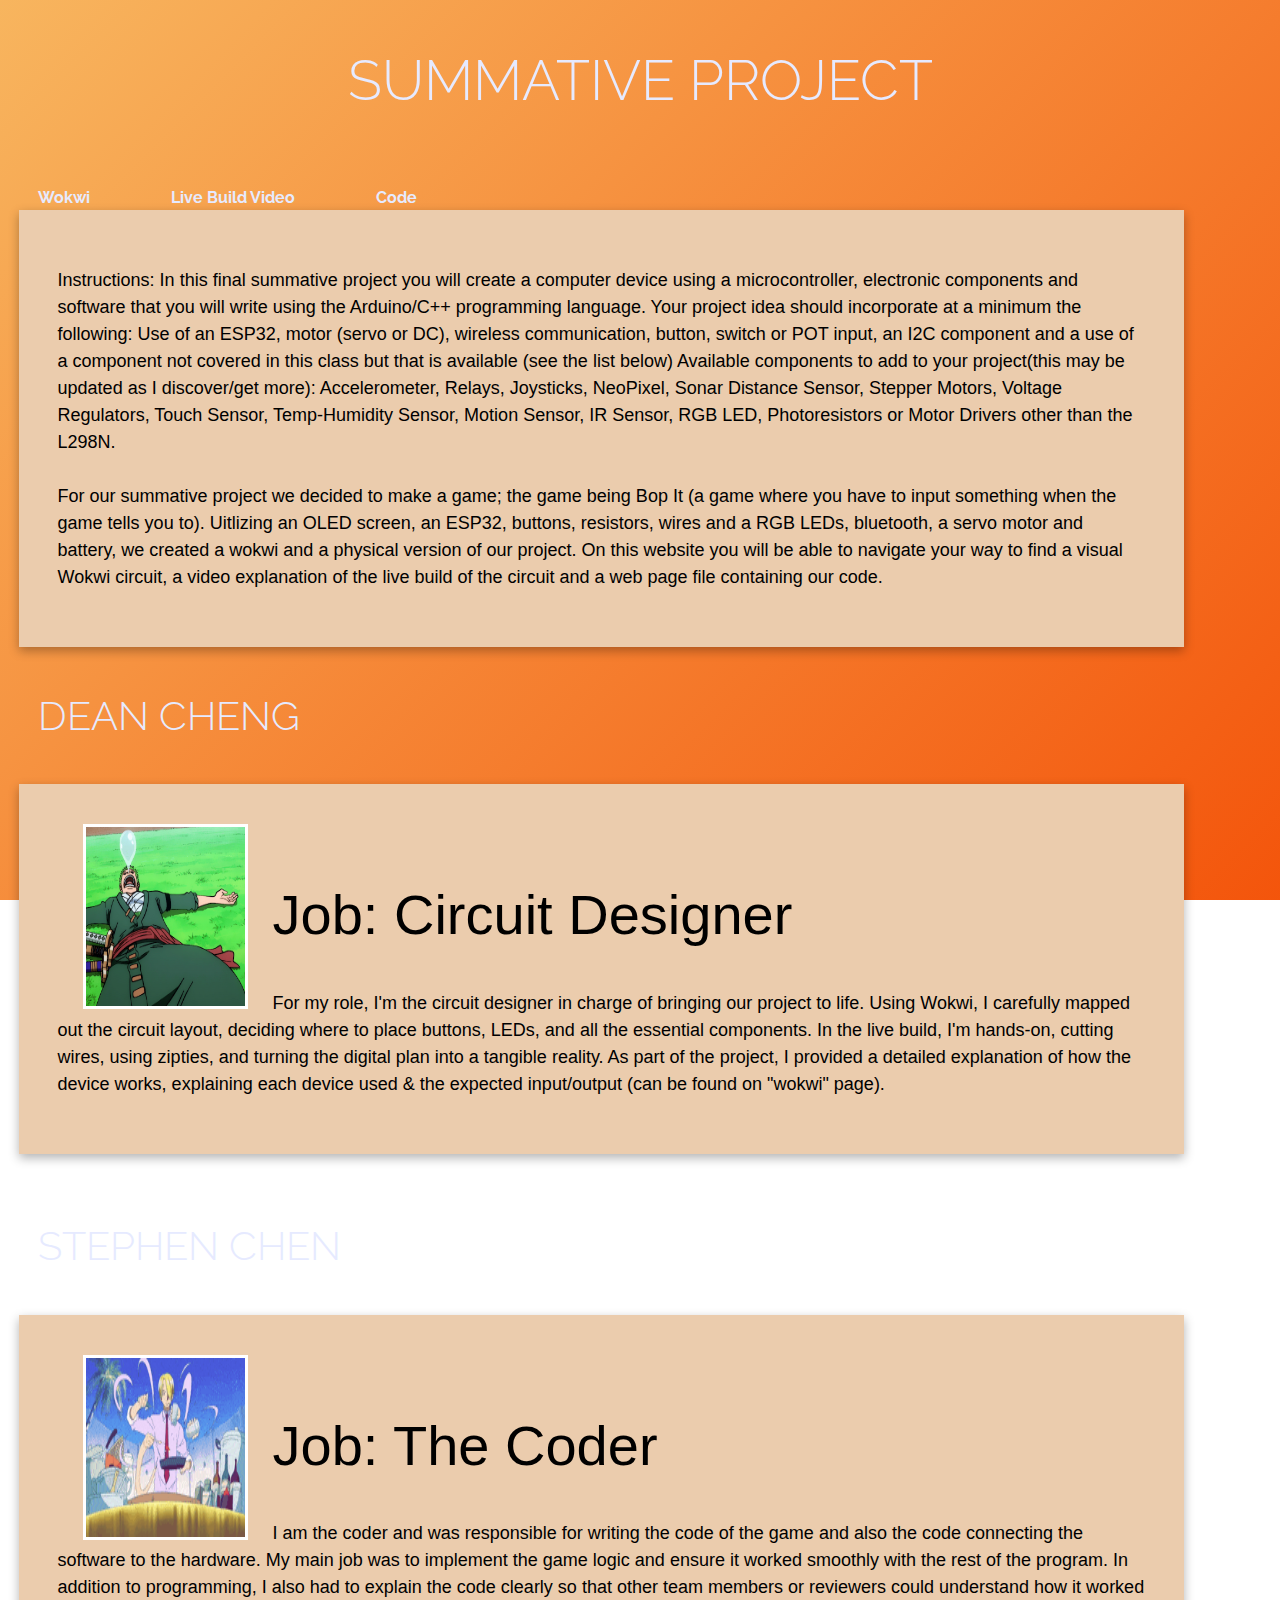
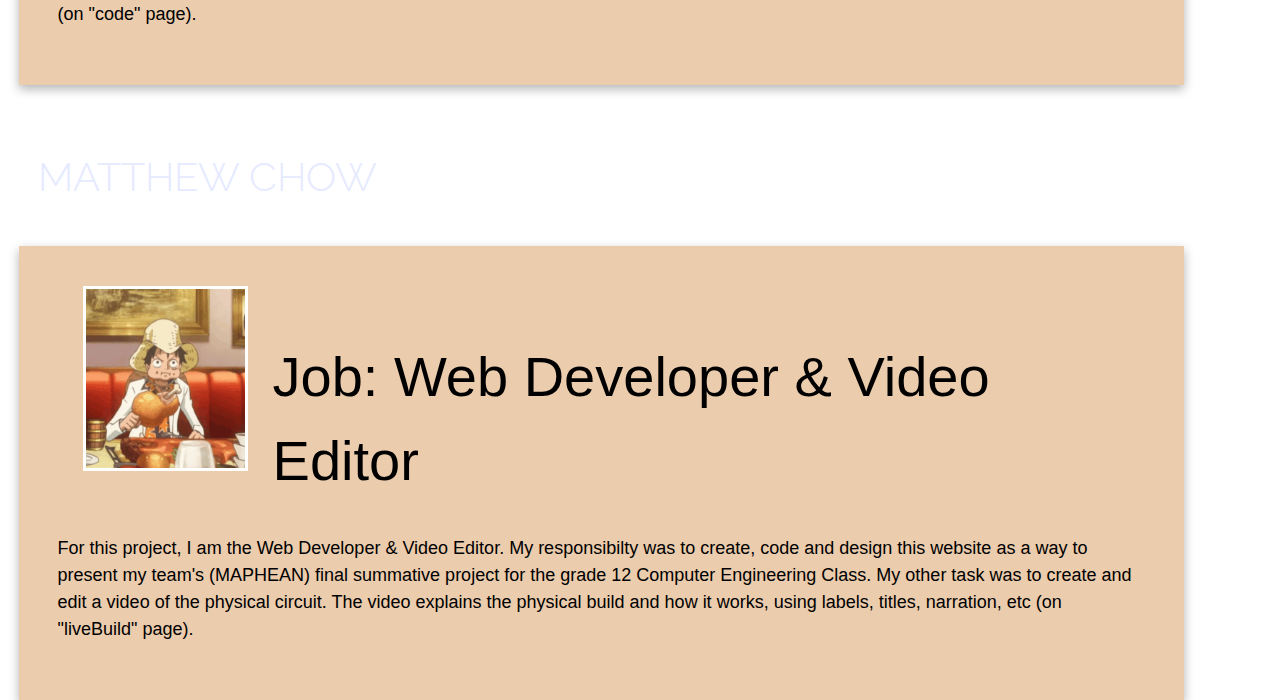
<file: index.html>
<!-- Matthew Chow, Dean Cheng, Stephen Chen
06/09/25
Homepage 
This is the code for our groups' hompage for our summative website -->
<!DOCTYPE html>
<html>

<head>
  <meta charset="utf-8">
  <meta name="viewport" content="width=device-width">
  <title>Summative</title>
  <link href="style.css" rel="stylesheet" type="text/css" />
  <link rel="preconnect" href="https://fonts.googleapis.com"> 
  <link rel="preconnect" href="https://fonts.gstatic.com" crossorigin> 
  <link href="https://fonts.googleapis.com/css2?family=Raleway:wght@300&display=swap" rel="stylesheet">
  <link rel="icon" href="images/flameflamefruit.webp">
</head>

<body>

 

  <h2><center>SUMMATIVE PROJECT</center></h2>

  <!-- navigation -->
  <nav>
   <a href = 'nav/wokwi.html' > <b> Wokwi </b> </a>
    <a href = 'nav/liveBuild.html' > <b>Live Build Video</b> </a>
    <a href = 'nav/code.html' > <b>Code</b> </a>
  </nav>

  <!-- overview -->
  <div class="box">
  <p>
    Instructions: In this final summative project you will create a computer device using a microcontroller, electronic components and software that you will write using the Arduino/C++ programming language. Your project idea should incorporate at a minimum the following:
    Use of an ESP32, motor (servo or DC), wireless communication, button, switch or POT input, an I2C component and a use of a component not covered in this class but that is available (see the list below)

    Available components to add to your project(this may be updated as I discover/get more):
    Accelerometer, Relays, Joysticks, NeoPixel, Sonar Distance Sensor, Stepper Motors, Voltage Regulators, Touch Sensor, Temp-Humidity Sensor, Motion Sensor, IR Sensor, RGB LED, Photoresistors or Motor Drivers other than the L298N.

    <br>
    <br>
    For our summative project we decided to make a game; the game being Bop It (a game where you have to input something when the game tells you to). Uitlizing an OLED screen, an ESP32, buttons, resistors, wires and a RGB LEDs, bluetooth, a servo motor and battery, we created a wokwi and a physical version of our project. On this website you will be able to navigate your way to find a visual Wokwi circuit, a video explanation of the live build of the circuit and a web page file containing our code. 
  </p>
  </div>

  <!-- Dean -->
  <h3>DEAN CHENG</h3>
  <div class="box">
    <p>
      <img id="avatarPic" src="images/zoro.gif" width="165" height="185" align="left" hspace="25">
      <h2>Job: Circuit Designer</h2>
      For my role, I'm the circuit designer in charge of bringing our project to life. Using Wokwi, I carefully mapped out the circuit layout, deciding where to place buttons, LEDs, and all the essential components. In the live build, I'm hands-on, cutting wires, using zipties, and turning the digital plan into a tangible reality.
As part of the project, I provided a detailed explanation of how the device works, explaining each device used & the expected input/output (can be found on "wokwi" page). 
    </p>
  </div>
  
  <br>

  <!-- Stephen -->
  <h3>STEPHEN CHEN</h3>
  <div class="box">
    <p>
      <img id="avatarPic" src="images/sanji.gif" width="165" height="185" align="left" hspace="25">
      <h2>Job: The Coder</h2>
      I am the coder and was responsible for writing the code of the game and also the code connecting the software to the hardware. My main job was to implement the game logic and ensure it worked smoothly with the rest of the program. In addition to programming, I also had to explain the code clearly so that other team members or reviewers could understand how it worked (on "code" page).
    </p>
  </div>
  
  <br>

  <!-- Matthew -->
  <h3>MATTHEW CHOW</h3>
  <div class="box">
    <p>
      <img id="avatarPic" src="images/luffy.gif" width="165" height="185" align="left" hspace="25">
      <h2>Job: Web Developer & Video Editor</h2>
      <!-- Coded website & created & edit video) -->
     For this project, I am the Web Developer & Video Editor. My responsibilty was to create, code and design this website as a way to present my team's (MAPHEAN) final summative project for the grade 12 Computer Engineering Class. My other task was to create and edit a video of the physical circuit. The video explains the physical build and how it works, using labels, titles, narration, etc (on "liveBuild" page).
    </p>
  </div>
</body>

</html>
</file>
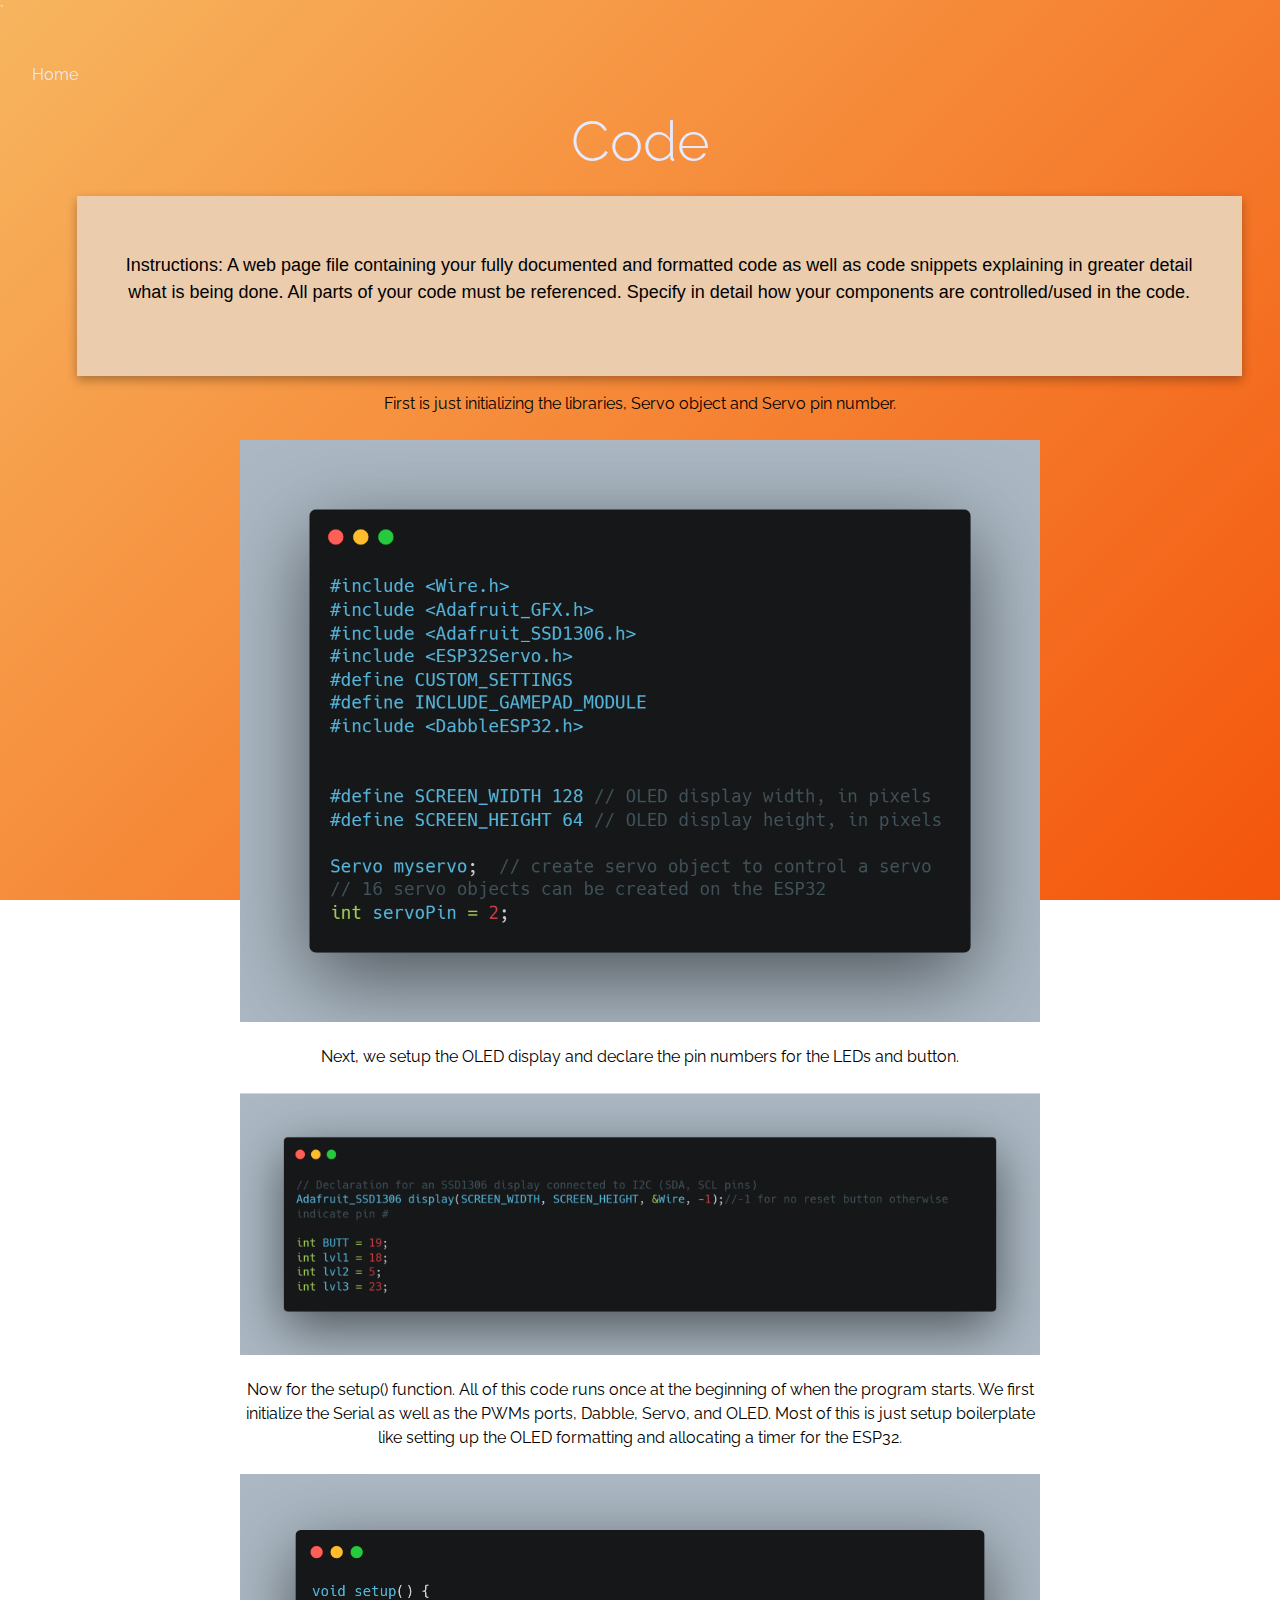
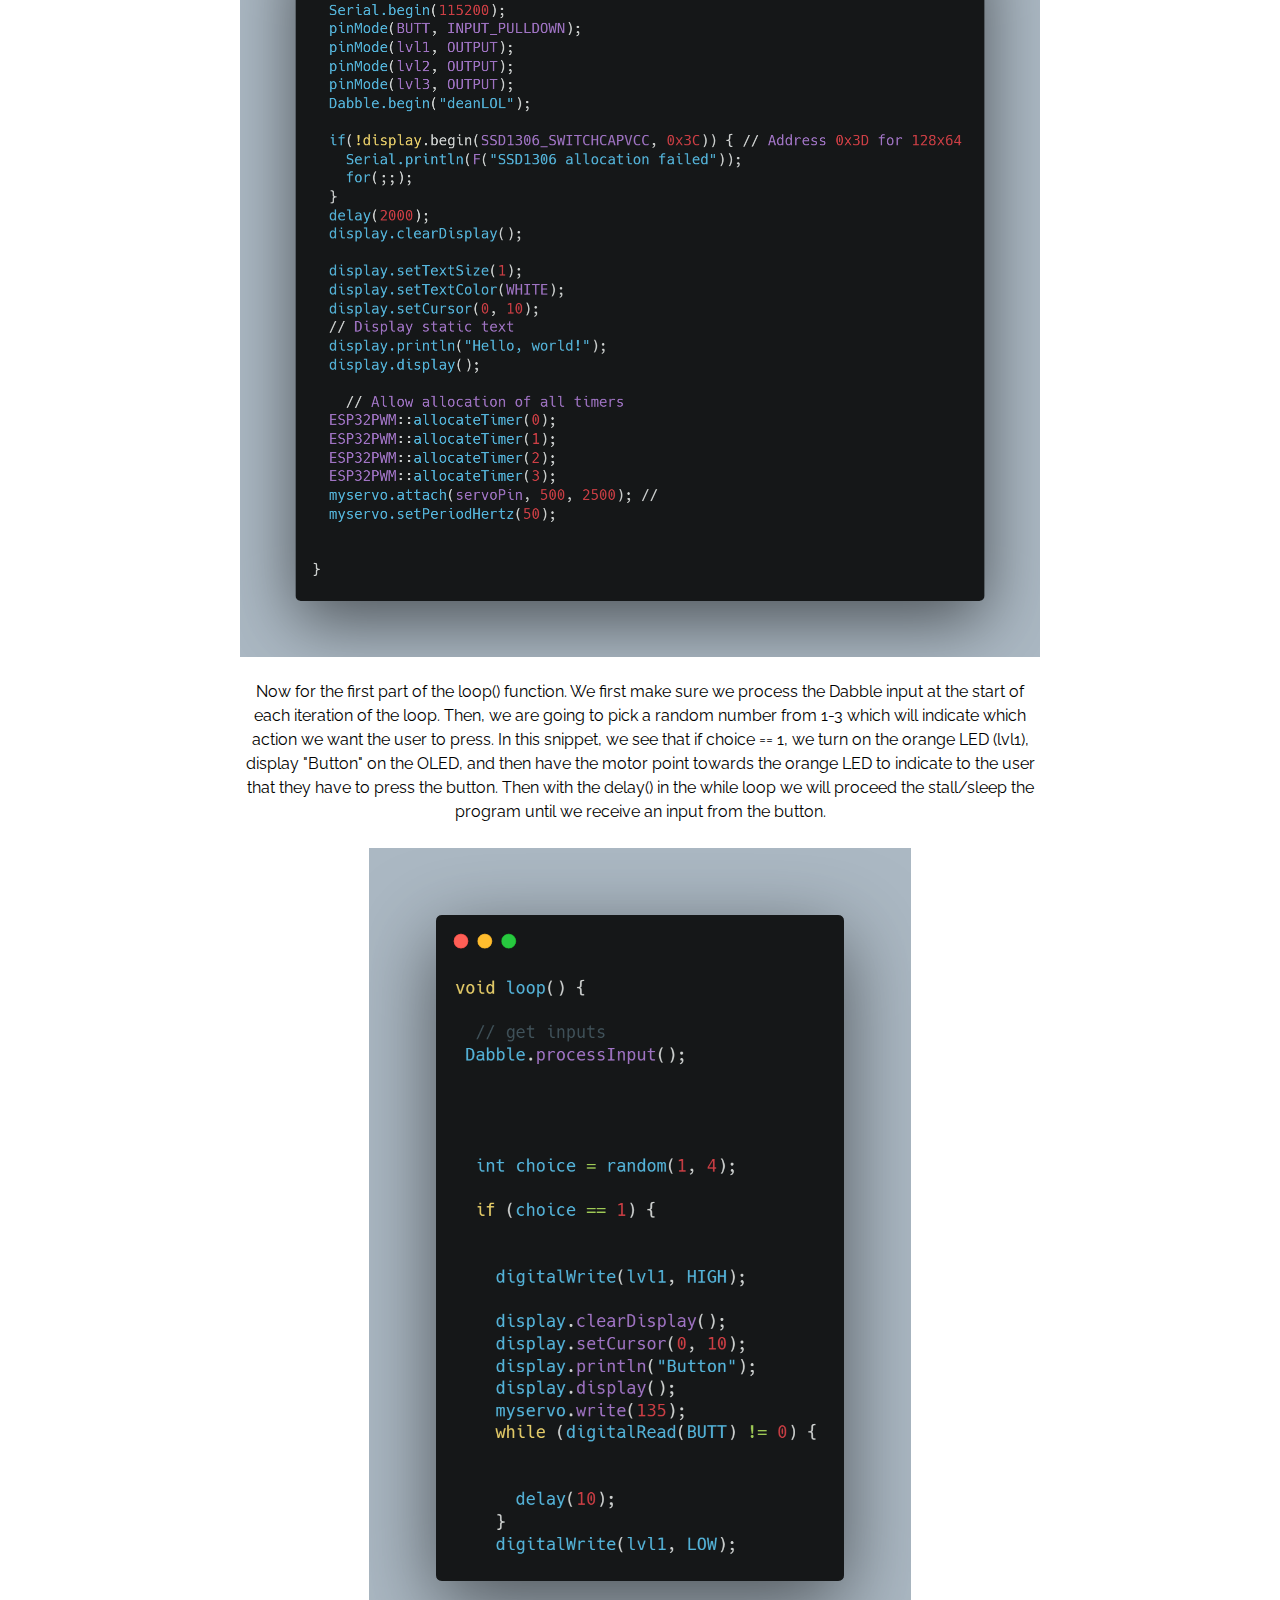
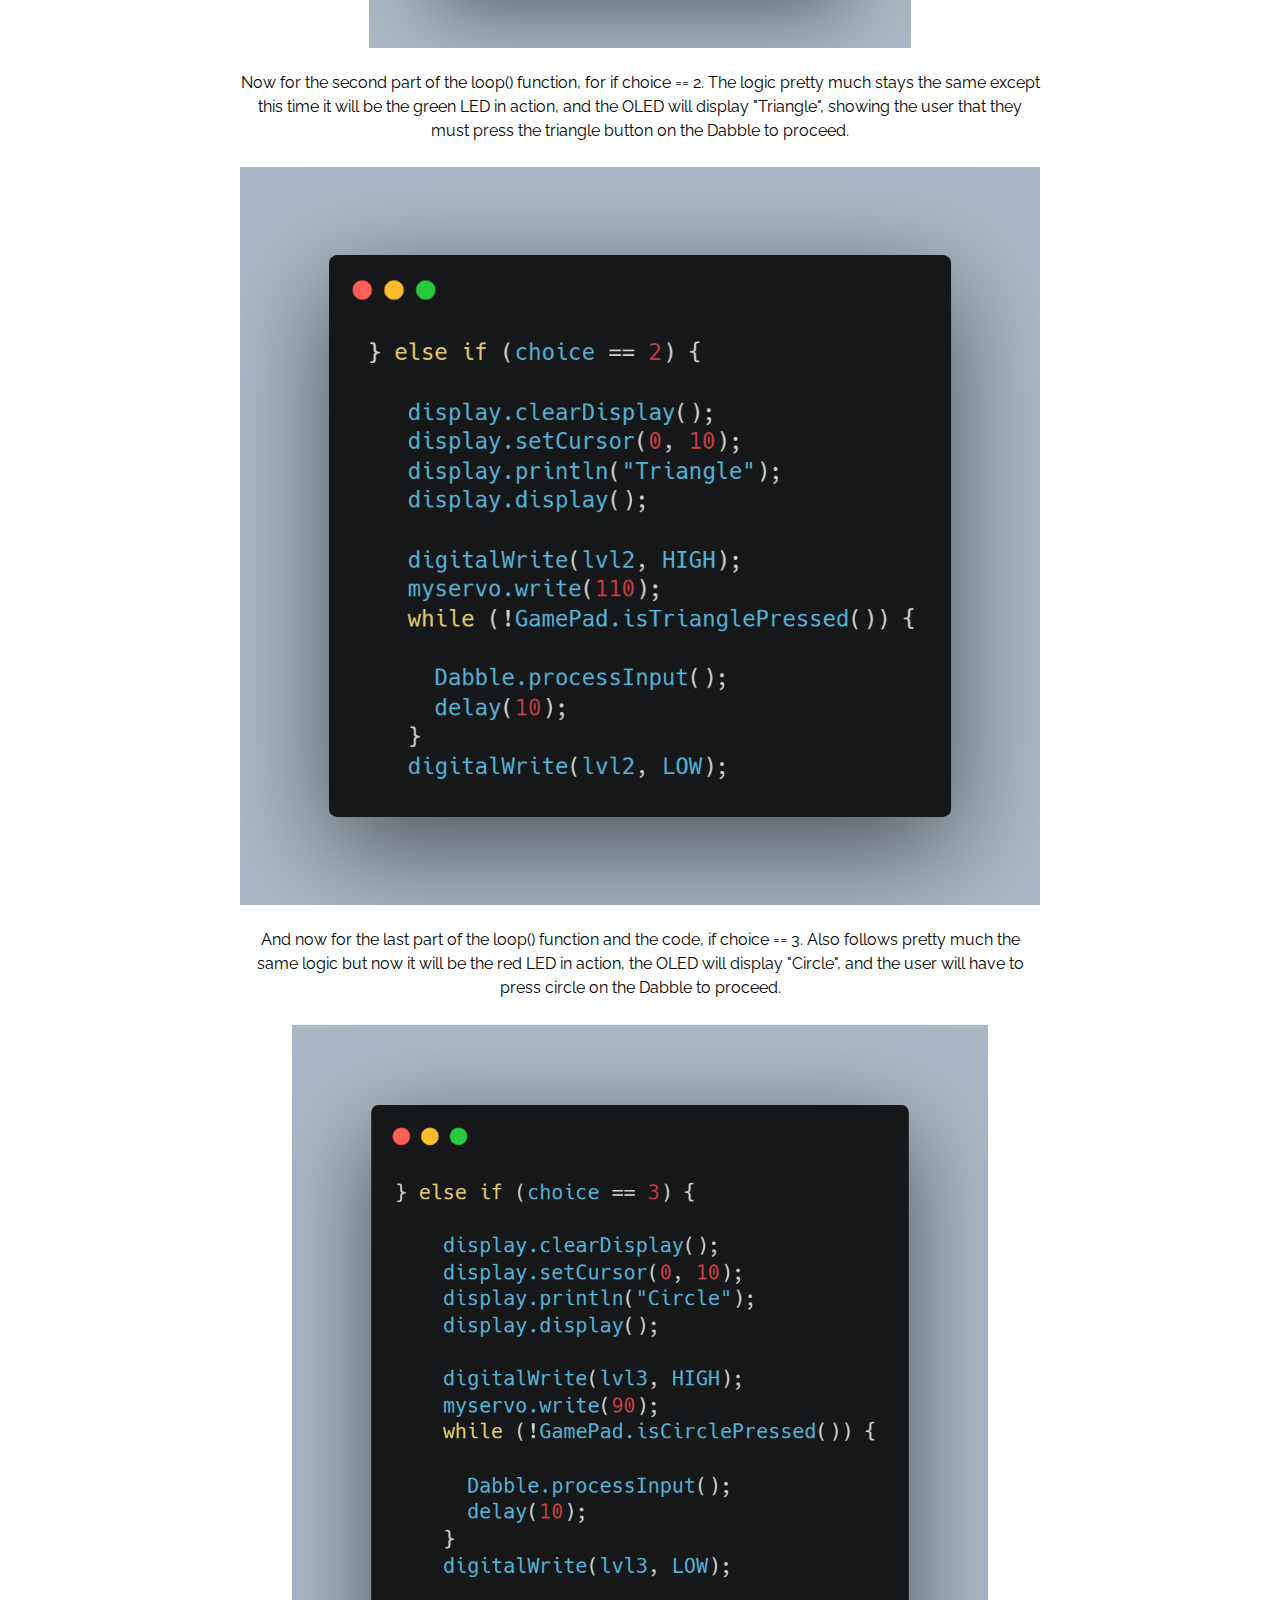
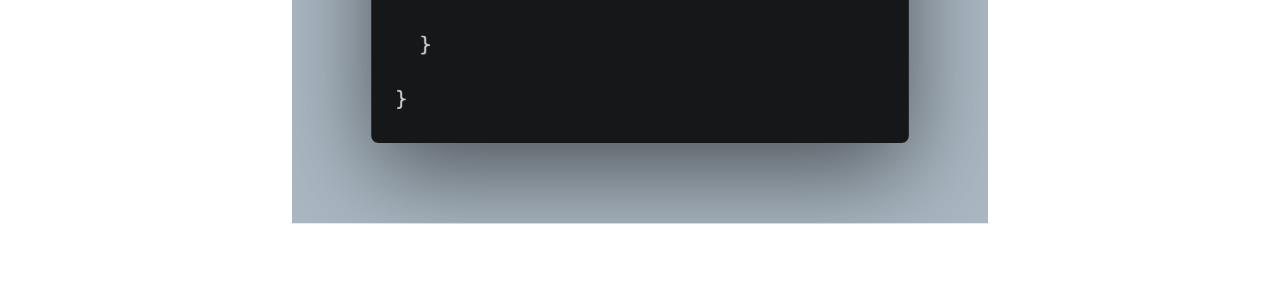
<file: nav/code.html>
<!-- Matthew Chow, Dean Cheng, Stephen Chen
01/11/24
Code  
This is the code for our groups' code page for our summative website -->
<!DOCTYPE html>
<html>`  

<head>
  <meta charset="utf-8">
  <meta name="viewport" content="width=device-width">
  <title>Code</title>
  <link href="../style.css" rel="stylesheet" type="text/css" />
  <link rel="preconnect" href="https://fonts.googleapis.com">
  <link rel="preconnect" href="https://fonts.gstatic.com" crossorigin>
  <link href="https://fonts.googleapis.com/css2?family=Raleway:wght@300&display=swap" rel="stylesheet">
</head>

<body>
  <!-- navigation -->
  <nav>
   <a href="../index.html" class="hvr-radial-out">Home</a>
  </nav>
  <center>



    <h2 class="illustration">Code</h2>
    <div class="box">
      <p> Instructions: A web page file containing your fully documented and formatted code as well as code snippets explaining in greater detail what is being done. All parts of your code must be referenced. Specify in detail how your components are controlled/used in the code.
      </p>
      </div>
    <p class="illustration">
      First is just initializing the libraries, Servo object and Servo pin number.
    </p>
    <br>
    <img src="../code/1.png" class="illustration">
    <br>
    <p class="illustration">
      Next, we setup the OLED display and declare the pin numbers for the LEDs and button.
    </p>
    <br>
    <img src="../code/2.png" class="illustration">
    <br>
    <p class="illustration">
      Now for the setup() function. All of this code runs once at the beginning of when the program starts. We first initialize the Serial as well as the PWMs
      ports, Dabble, Servo, and OLED. Most of this is just setup boilerplate like setting up the OLED formatting and allocating a timer for the ESP32.
    </p>
    <br>
    <img src="../code/3.png" class="illustration">
    <br>
    <p class="illustration">
      Now for the first part of the loop() function. We first make sure we process the Dabble input at the start of each iteration of the loop. Then, we are going
      to pick a random number from 1-3 which will indicate which action we want the user to press. In this snippet, we see that if choice == 1, we turn
      on the orange LED (lvl1), display "Button" on the OLED, and then have the motor point towards the orange LED to indicate to the user that they have
      to press the button. Then with the delay() in the while loop we will proceed the stall/sleep the program until we receive an input from the button.
    </p>
    <br>
    <img src="../code/4.png" class="illustration">
    <br>
    <p class="illustration">
      Now for the second part of the loop() function, for if choice == 2. The logic pretty much stays the same except this time it will be the green LED in
      action, and the OLED will display "Triangle", showing the user that they must press the triangle button on the Dabble to proceed.
    </p>
    <br>
    <img src="../code/5.png" class="illustration">
    <br>
    <p class="illustration">
      And now for the last part of the loop() function and the code, if choice == 3. Also follows pretty much the same logic but now it will be the red LED in
      action, the OLED will display "Circle", and the user will have to press circle on the Dabble to proceed.
    </p>
    <br>
    <img src="../code/6.png" class="illustration">
    <br>
 

    <!-- extra white space -->
    <br>
    <br>
    <br>



  </center>

</body>

</html>
</file>
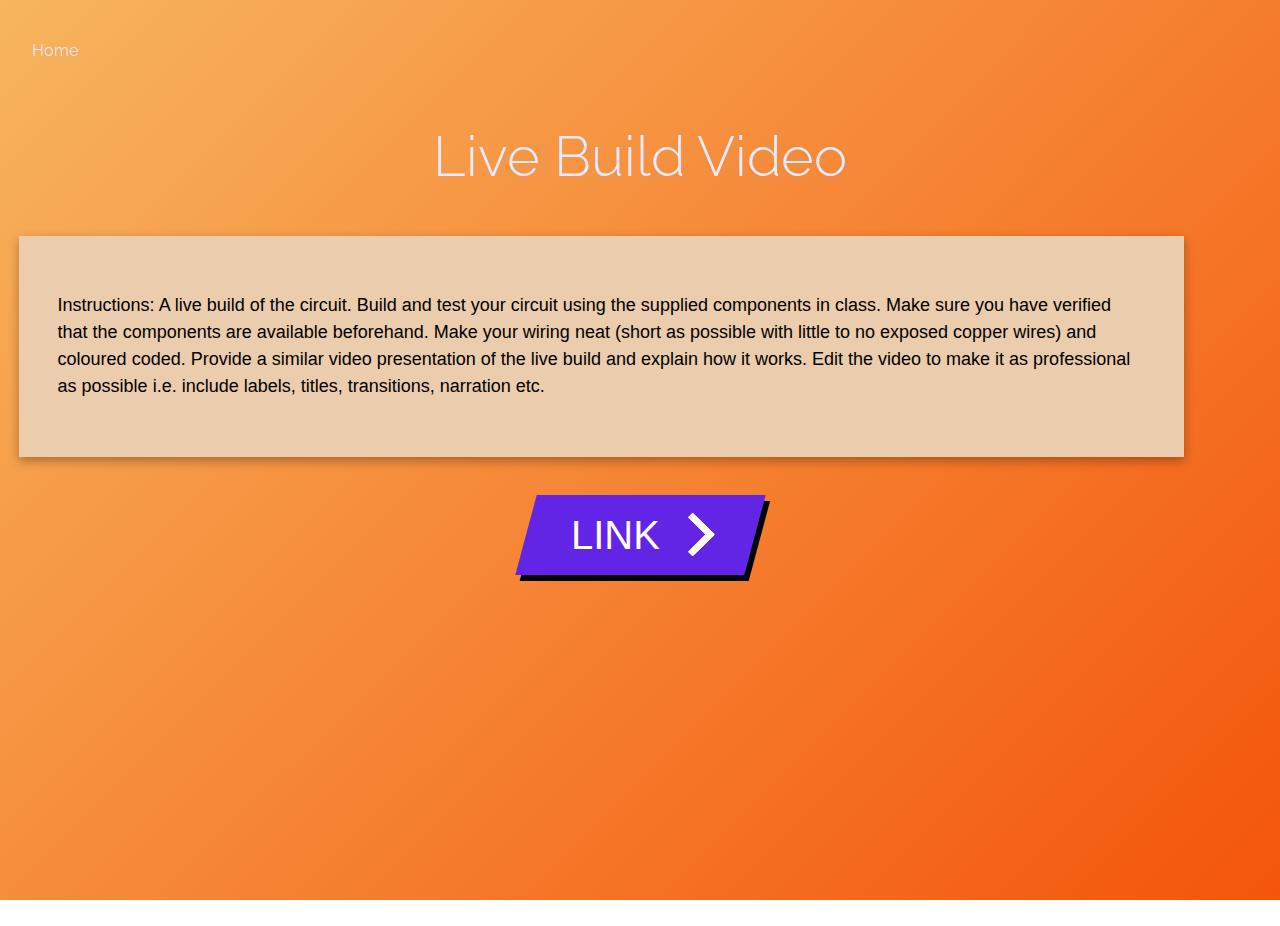
<file: nav/liveBuild.html>
<!-- Matthew Chow, Dean Cheng, Stephen Chen
01/11/24
Live build  
This is the code for our groups' live build page for our summative website -->
<!DOCTYPE html>
<html>

<head>
  <meta charset="utf-8">
  <meta name="viewport" content="width=device-width">
  <title>Live Build Video</title>
  <link href="../style.css" rel="stylesheet" type="text/css" />
  <link rel="preconnect" href="https://fonts.googleapis.com"> 
  <link rel="preconnect" href="https://fonts.gstatic.com" crossorigin> 
  <link href="https://fonts.googleapis.com/css2?family=Raleway:wght@300&display=swap" rel="stylesheet">
</head>

<body>
  <nav>
   <a href="../index.html" class="hvr-radial-out">Home</a>
  </nav>
  <h2><center>Live Build Video</center></h2>
  <div class="box">
    <p> Instructions: A live build of the circuit. Build and test your circuit using the supplied components in class. Make sure you have verified that the components are available beforehand. Make your wiring neat (short as possible with little to no exposed copper wires)  and coloured coded. Provide a similar video presentation of the live build and explain how it works. Edit the video to make it as professional as possible i.e. include labels, titles, transitions, narration etc.

    </p>
    </div>
  <!-- from https://freefrontend.com/css-button-hover-effects/-->
  <div class="wrapper">
    <a class="cta"
      href="https://www.canva.com/design/DAGqMMFuIS4/i66vn2vUOBPHyjX-9iLolA/watch?utm_content=DAGqMMFuIS4&utm_campaign=designshare&utm_medium=link2&utm_source=uniquelinks&utlId=h8995338a24"
      target="blank">
      <span>LINK</span>
      <span>
        <svg width="66px" height="43px" viewBox="0 0 66 43" version="1.1" xmlns="http://www.w3.org/2000/svg"
          xmlns:xlink="http://www.w3.org/1999/xlink">
          <g id="arrow" stroke="none" stroke-width="1" fill="none" fill-rule="evenodd">
            <path class="one"
              d="M40.1543933,3.89485454 L43.9763149,0.139296592 C44.1708311,-0.0518420739 44.4826329,-0.0518571125 44.6771675,0.139262789 L65.6916134,20.7848311 C66.0855801,21.1718824 66.0911863,21.8050225 65.704135,22.1989893 C65.7000188,22.2031791 65.6958657,22.2073326 65.6916762,22.2114492 L44.677098,42.8607841 C44.4825957,43.0519059 44.1708242,43.0519358 43.9762853,42.8608513 L40.1545186,39.1069479 C39.9575152,38.9134427 39.9546793,38.5968729 40.1481845,38.3998695 C40.1502893,38.3977268 40.1524132,38.395603 40.1545562,38.3934985 L56.9937789,21.8567812 C57.1908028,21.6632968 57.193672,21.3467273 57.0001876,21.1497035 C56.9980647,21.1475418 56.9959223,21.1453995 56.9937605,21.1432767 L40.1545208,4.60825197 C39.9574869,4.41477773 39.9546013,4.09820839 40.1480756,3.90117456 C40.1501626,3.89904911 40.1522686,3.89694235 40.1543933,3.89485454 Z"
              fill="#FFFFFF"></path>
            <path class="two"
              d="M20.1543933,3.89485454 L23.9763149,0.139296592 C24.1708311,-0.0518420739 24.4826329,-0.0518571125 24.6771675,0.139262789 L45.6916134,20.7848311 C46.0855801,21.1718824 46.0911863,21.8050225 45.704135,22.1989893 C45.7000188,22.2031791 45.6958657,22.2073326 45.6916762,22.2114492 L24.677098,42.8607841 C24.4825957,43.0519059 24.1708242,43.0519358 23.9762853,42.8608513 L20.1545186,39.1069479 C19.9575152,38.9134427 19.9546793,38.5968729 20.1481845,38.3998695 C20.1502893,38.3977268 20.1524132,38.395603 20.1545562,38.3934985 L36.9937789,21.8567812 C37.1908028,21.6632968 37.193672,21.3467273 37.0001876,21.1497035 C36.9980647,21.1475418 36.9959223,21.1453995 36.9937605,21.1432767 L20.1545208,4.60825197 C19.9574869,4.41477773 19.9546013,4.09820839 20.1480756,3.90117456 C20.1501626,3.89904911 20.1522686,3.89694235 20.1543933,3.89485454 Z"
              fill="#FFFFFF"></path>
            <path class="three"
              d="M0.154393339,3.89485454 L3.97631488,0.139296592 C4.17083111,-0.0518420739 4.48263286,-0.0518571125 4.67716753,0.139262789 L25.6916134,20.7848311 C26.0855801,21.1718824 26.0911863,21.8050225 25.704135,22.1989893 C25.7000188,22.2031791 25.6958657,22.2073326 25.6916762,22.2114492 L4.67709797,42.8607841 C4.48259567,43.0519059 4.17082418,43.0519358 3.97628526,42.8608513 L0.154518591,39.1069479 C-0.0424848215,38.9134427 -0.0453206733,38.5968729 0.148184538,38.3998695 C0.150289256,38.3977268 0.152413239,38.395603 0.154556228,38.3934985 L16.9937789,21.8567812 C17.1908028,21.6632968 17.193672,21.3467273 17.0001876,21.1497035 C16.9980647,21.1475418 16.9959223,21.1453995 16.9937605,21.1432767 L0.15452076,4.60825197 C-0.0425130651,4.41477773 -0.0453986756,4.09820839 0.148075568,3.90117456 C0.150162624,3.89904911 0.152268631,3.89694235 0.154393339,3.89485454 Z"
              fill="#FFFFFF"></path>
          </g>
        </svg>
      </span>
    </a>
  </div>
</body>

</html>
</file>
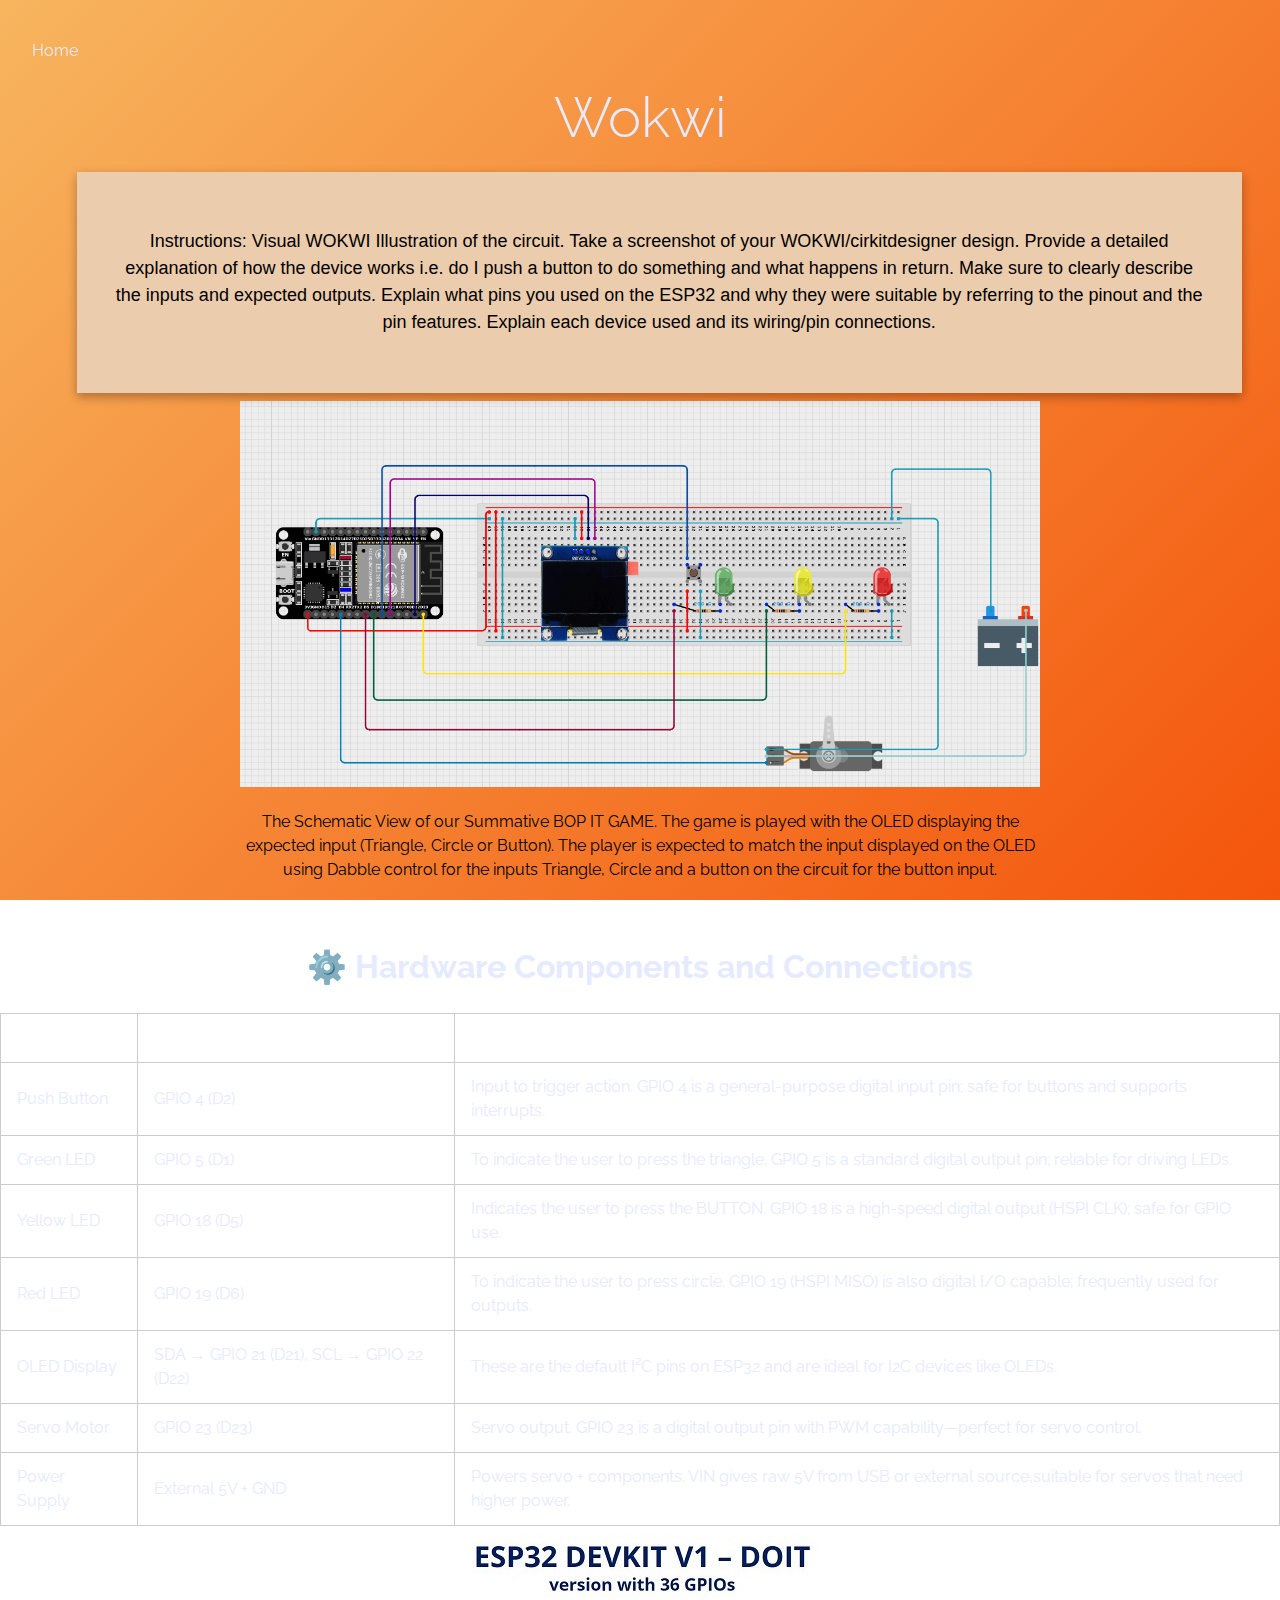
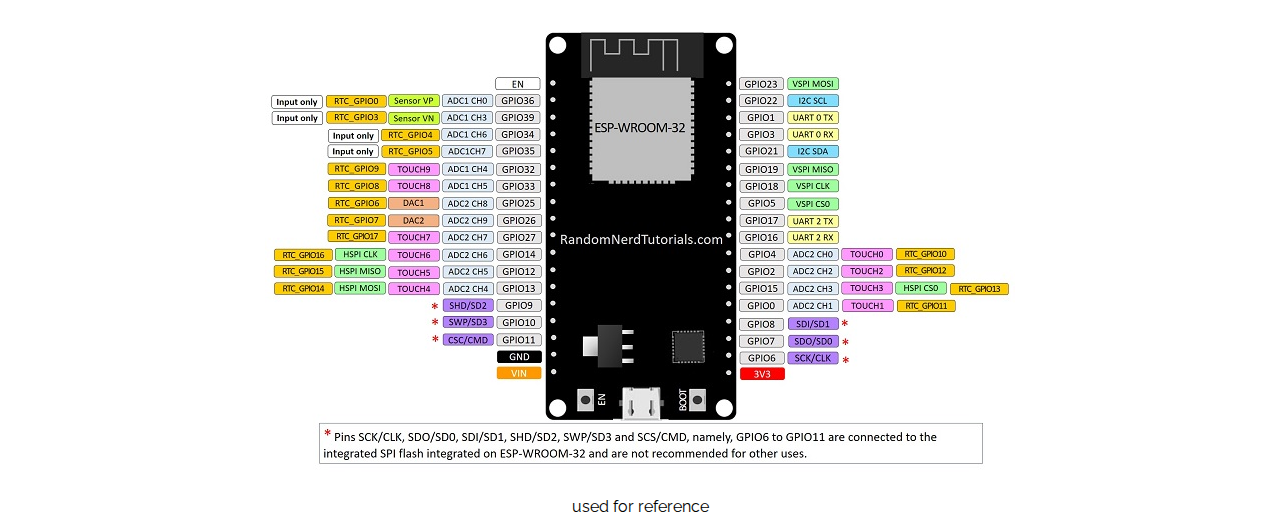
<file: nav/wokwi.html>
<!-- Matthew Chow, Dean Cheng, Stephen Chen
01/11/24
Circuit Schematic  
This is the code for our groups' circuit schematic page for our summative website -->
<!DOCTYPE html>
<html>

<head>
  <meta charset="utf-8">
  <meta name="viewport" content="width=device-width">
  <title>Wokwi</title>
  <link href="../style.css" rel="stylesheet" type="text/css" />
  <link rel="preconnect" href="https://fonts.googleapis.com">
  <link rel="preconnect" href="https://fonts.gstatic.com" crossorigin>
  <link href="https://fonts.googleapis.com/css2?family=Raleway:wght@300&display=swap" rel="stylesheet">
</head>

<body>
  <nav>
    <a href="../index.html" class="hvr-radial-out">Home</a>
  </nav>

  <center>
    
    <h2 class="illustration">Wokwi</h2>
    <div class="box">
      <p> Instructions: Visual WOKWI Illustration of the circuit. Take a screenshot of your WOKWI/cirkitdesigner design. Provide a detailed explanation of how the device works i.e. do I push a button to do something and what happens in return. Make sure to clearly describe the inputs and expected outputs. Explain what pins you used on the ESP32 and why they were suitable by referring to the pinout and the pin features. Explain each device used and its wiring/pin connections.
      </p>
      </div>
    <br>

    <img src="../images/wowki.png" class="illustration">
    <!-- tutorial -->
    <p class="illustration">
      The Schematic View of our Summative BOP IT GAME. The game is played with the OLED displaying the expected input (Triangle, Circle or Button). The player is expected to match the input displayed on the OLED using Dabble control for the inputs Triangle, Circle and a button on the circuit for the button input.
    </p>
    <br>
    <div class="container">
      <h1>⚙️ Hardware Components and Connections</h1>

      <table>
        <thead>
          <tr>
            <th>Component</th>
            <th>Pin Connection (ESP32)</th>
            <th>Function</th>
          </tr>
        </thead>
        <tbody>
          <tr>
            <td>Push Button</td>
            <td>GPIO 4 (D2)</td>
            <td>Input to trigger action. GPIO 4 is a general-purpose digital input pin; safe for buttons and supports interrupts.
</td>
          </tr>
          <tr>
            <td>Green LED</td>
            <td>GPIO 5 (D1)</td>
            <td>To indicate the user to press the triangle. 	GPIO 5 is a standard digital output pin; reliable for driving LEDs.</td>
          </tr>
          <tr>
            <td>Yellow LED</td>
            <td>GPIO 18 (D5)</td>
            <td>Indicates the user to press the BUTTON. GPIO 18 is a high-speed digital output (HSPI CLK); safe for GPIO use.</td>
          </tr>
          <tr>
            <td>Red LED</td>
            <td>GPIO 19 (D6)</td>
            <td>To indicate the user to press circle. 	GPIO 19 (HSPI MISO) is also digital I/O capable; frequently used for outputs. </td>
          </tr>
          <tr>
            <td>OLED Display</td>
            <td>SDA → GPIO 21 (D21), SCL → GPIO 22 (D22)</td>
            <td>	These are the default I²C pins on ESP32 and are ideal for I2C devices like OLEDs.</td>
          </tr>
          <tr>
            <td>Servo Motor</td>
            <td>GPIO 23 (D23)</td>
            <td>Servo output. GPIO 23 is a digital output pin with PWM capability—perfect for servo control. </td>
          </tr>
          <tr>
            <td>Power Supply</td>
            <td>External 5V + GND</td>
            <td>Powers servo + components. 	VIN gives raw 5V from USB or external source,suitable for servos that need higher power. </td>
          </tr>
        </tbody>
      </table>
    </div>
    
  
    <br>
    <img src="../images/esp32pinout.png " class="illustration">
    <br>
    <p class="illustration">
      used for reference
    </p>


  

  </center>
</body>

</html>
</file>
<file: style.css>
/*
Matthew Chow, Dean Cheng, Stephen Chen
06/09/25
styles.css
This is the stylesheet for all the pages
*/

.box {
  box-shadow: 0px 4px 10px rgba(0, 0, 0, 0.3);
  color: black;
  font-size: 18px;
  width: 91%;
  min-height: 180px;
  background-color: hsl(30, 60%, 80%);
  padding: 3%;
  left: 1.5%;
  position: relative;
  font-family: 'Titillium Web', sans-serif;
  font-weight: 300;
}


body {
  animation: fadeInAnimation ease 0.5s;
  animation-iteration-count: 1;
  animation-fill-mode: forwards;
  margin: 0;
  font: 100% / 1.5 Raleway, sans-serif;
  color: hsl(230, 100%, 95%);
  background: linear-gradient(135deg, hsl(34, 91%, 67%), hsl(19, 91%, 50%));
  height: 100vh;
  background-repeat: no-repeat;
  background-attachment: fixed;
}


img {
  max-width: 185px;
  max-height: 185px;
  margin-top: -1rem;
}

#avatarPic {
  border-style: solid;
  border-width: 3px;
  border-color: white;
}

@keyframes lights {
  0% {
    color: hsl(210, 90%, 85%);
    text-shadow:
      0 0 1em hsla(320, 100%, 50%, 0.2),
      0 0 0.125em hsla(320, 100%, 60%, 0.3),
      -1em -0.125em 0.5em hsla(40, 100%, 60%, 0),
      1em 0.125em 0.5em hsla(200, 100%, 60%, 0);
  }

  30% {
    color: hsl(230, 80%, 90%);
    text-shadow:
      0 0 1em hsla(320, 100%, 50%, 0.5),
      0 0 0.125em hsla(320, 100%, 60%, 0.5),
      -0.5em -0.125em 0.25em hsla(40, 100%, 60%, 0.2),
      0.5em 0.125em 0.25em hsla(200, 100%, 60%, 0.4);
  }

  40% {
    color: hsl(230, 100%, 95%);
    text-shadow:
      0 0 1em hsla(320, 100%, 50%, 0.5),
      0 0 0.125em hsla(320, 100%, 90%, 0.5),
      -0.25em -0.125em 0.125em hsla(40, 100%, 60%, 0.2),
      0.25em 0.125em 0.125em hsla(200, 100%, 60%, 0.4);
  }

  70% {
    color: hsl(230, 80%, 90%);
    text-shadow:
      0 0 1em hsla(320, 100%, 50%, 0.5),
      0 0 0.125em hsla(320, 100%, 60%, 0.5),
      0.5em -0.125em 0.25em hsla(40, 100%, 60%, 0.2),
      -0.5em 0.125em 0.25em hsla(200, 100%, 60%, 0.4);
  }

  100% {
    color: hsl(230, 40%, 80%);
    text-shadow:
      0 0 1em hsla(320, 100%, 50%, 0.2),
      0 0 0.125em hsla(320, 100%, 60%, 0.3),
      1em -0.125em 0.5em hsla(40, 100%, 60%, 0),
      -1em 0.125em 0.5em hsla(200, 100%, 60%, 0);
  }

}


h2 {
  margin: auto;
  font-size: 3.5rem;
  font-weight: 300;
  animation: lights 5s 750ms linear infinite;
  padding: 3%;
  left: 1.5%;
}

h3 {
  margin: auto;
  font-size: 2.5rem;
  font-weight: 300;
  animation: lights 5s 750ms linear infinite;
  padding: 3%;
  left: 1.5%;
}

nav {
  margin-top: 2%;
}

a {
  color: hsl(230, 100%, 95%);
  text-decoration: none;
  margin: 3%;
  left: 1.5%;
}

a:hover {
  text-decoration: underline;
}



/* for illustration page */

/* (for all p WITH class illustration) */
p.illustration {
  max-width: 50rem;
  color: black;
}

img.illustration {
  max-width: 800px;
  max-height: 800px;
}

h2.illustration {
  margin-bottom: 1%;
  padding: 0%;
}



/* from https://ianlunn.github.io/Hover/#effects */
/* Radial Out */
.hvr-radial-out {
  display: inline-block;
  vertical-align: middle;
  -webkit-transform: perspective(1px) translateZ(0);
  transform: perspective(1px) translateZ(0);
  box-shadow: 0 0 1px rgba(0, 0, 0, 0);
  position: relative;
  overflow: hidden;
  -webkit-transition-property: color;
  transition-property: color;
  -webkit-transition-duration: 0.3s;
  transition-duration: 0.3s;
  padding: 1%;
  margin: 0%;
}

.hvr-radial-out:before {
  content: "";
  position: absolute;
  z-index: -1;
  top: 0;
  left: 0;
  right: 0;
  bottom: 0;
  background: hsl(230, 30%, 20%);
  border-radius: 100%;
  -webkit-transform: scale(0);
  transform: scale(0);
  -webkit-transition-property: transform;
  transition-property: transform;
  -webkit-transition-duration: 0.3s;
  transition-duration: 0.3s;
  -webkit-transition-timing-function: ease-out;
  transition-timing-function: ease-out;
}

.hvr-radial-out:hover,
.hvr-radial-out:focus,
.hvr-radial-out:active {
  color: white;
  text-decoration: none;
}

.hvr-radial-out:hover:before,
.hvr-radial-out:focus:before,
.hvr-radial-out:active:before {
  -webkit-transform: scale(2);
  transform: scale(2);
}





/* from https://freefrontend.com/css-button-hover-effects/ */
@import url('https://fonts.googleapis.com/css?family=Poppins:900i');

* {
  box-sizing: border-box;
}

.wrapper {
  display: flex;
  justify-content: center;
}

.cta {
  display: flex;
  padding: 10px 45px;
  text-decoration: none;
  font-family: 'Poppins', sans-serif;
  font-size: 40px;
  color: white;
  background: #6225E6;
  transition: 1s;
  box-shadow: 6px 6px 0 black;
  transform: skewX(-15deg);
}

.cta:focus {
  outline: none;
}

.cta:hover {
  transition: 0.5s;
  box-shadow: 10px 10px 0 #FBC638;
  text-decoration: none;
}

.cta span:nth-child(2) {
  transition: 0.5s;
  margin-right: 0px;
}

.cta:hover span:nth-child(2) {
  transition: 0.5s;
  margin-right: 45px;
}

span {
  transform: skewX(15deg)
}

span:nth-child(2) {
  width: 20px;
  margin-left: 30px;
  position: relative;
  top: 12%;
}

/**************SVG****************/

path.one {
  transition: 0.4s;
  transform: translateX(-60%);
}

path.two {
  transition: 0.5s;
  transform: translateX(-30%);
}

.cta:hover path.three {
  animation: color_anim 1s infinite 0.2s;
}

.cta:hover path.one {
  transform: translateX(0%);
  animation: color_anim 1s infinite 0.6s;
}

.cta:hover path.two {
  transform: translateX(0%);
  animation: color_anim 1s infinite 0.4s;
}

/* SVG animations */

@keyframes color_anim {
  0% {
    fill: white;
  }

  50% {
    fill: #FBC638;
  }

  100% {
    fill: white;
  }
}
/* ----------------------------------------- */

table {
  width: 100%;
  border-collapse: collapse;
  margin-top: 20px;
}

thead {
  color: white;
}

th, td {
  border: 1px solid #ccc;
  padding: 12px 16px;
  text-align: left;
}
</file>
